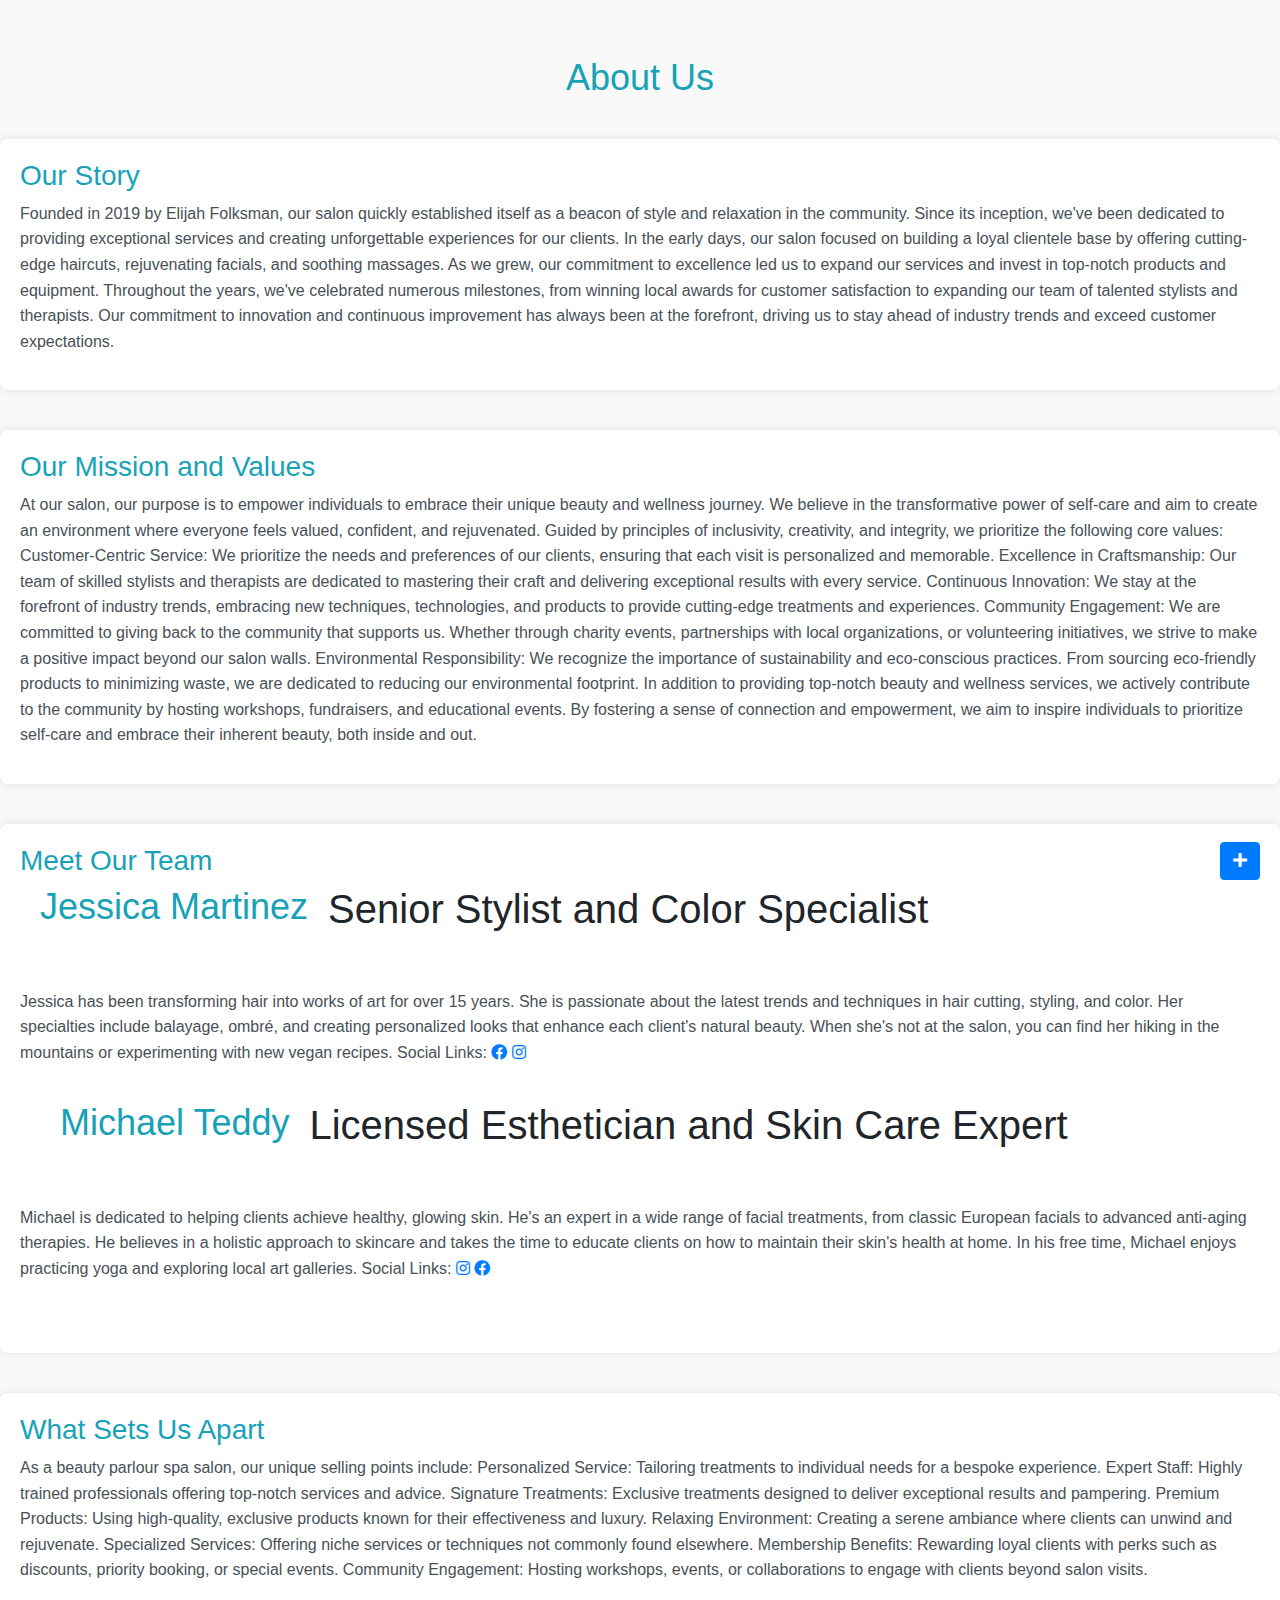
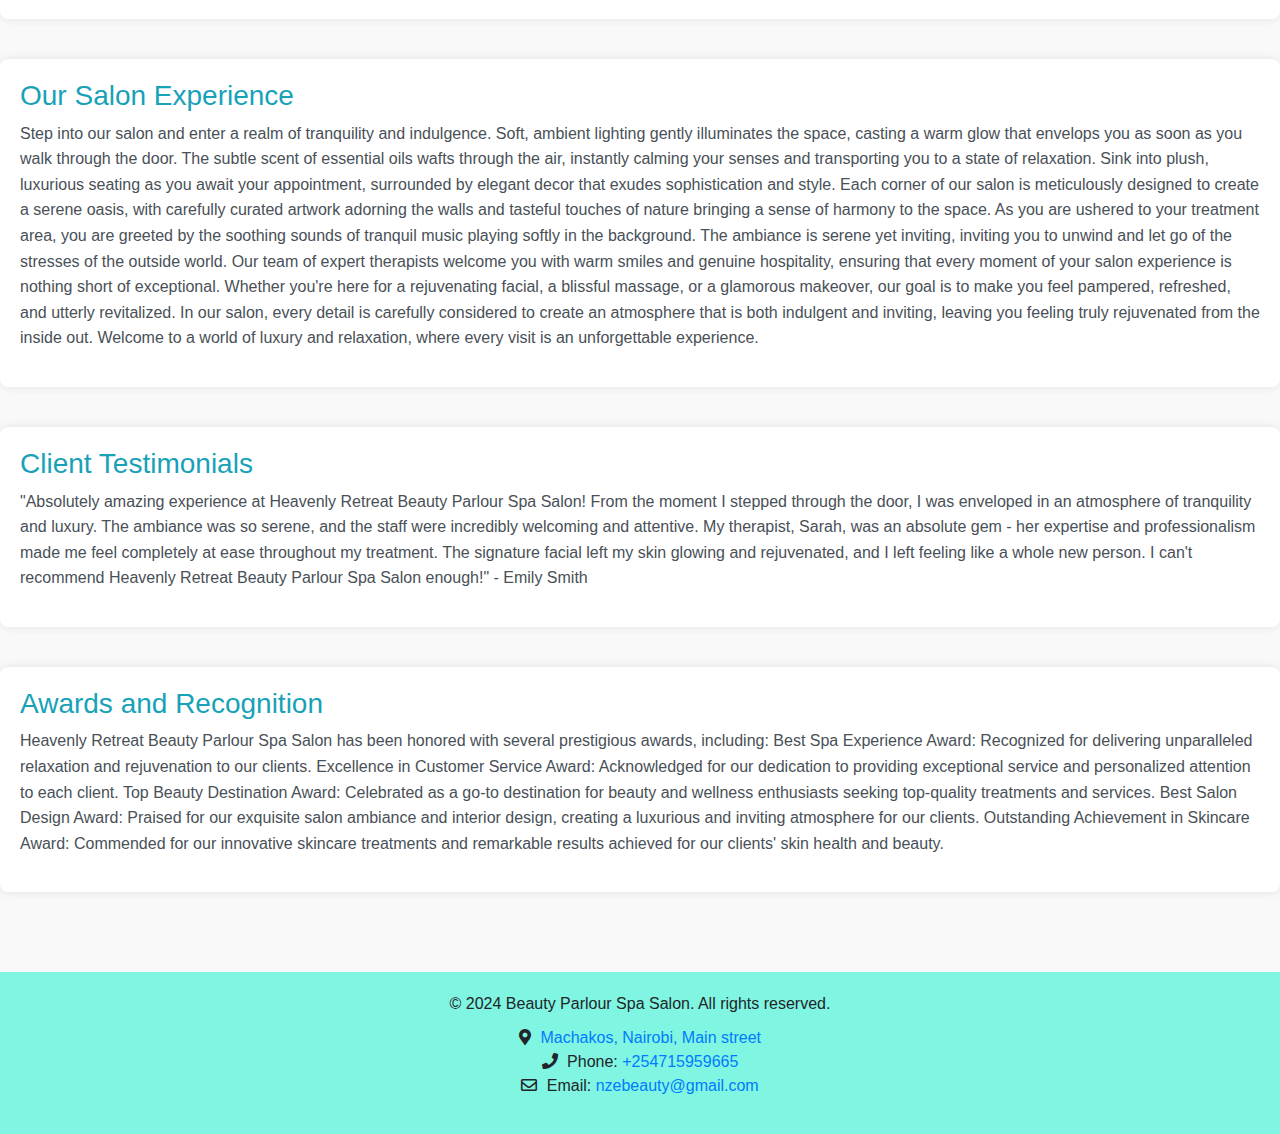
<file: booking_system/frontend/about.html>
<!DOCTYPE html>
<html lang="en">
<head>
  <meta charset="UTF-8">
  <link rel="shortcut icon" type="x-icon" href="Thespa.PNG">
  <meta name="viewport" content="width=device-width, initial-scale=1.0">
  <title>About us</title>
  <link rel="stylesheet" href="styles/styles.css">
  <link rel="stylesheet" href="https://fonts.googleapis.com/css?family=Sofia">
  <link rel="stylesheet" href="https://cdnjs.cloudflare.com/ajax/libs/font-awesome/6.4.0/css/all.min.css" crossorigin="anonymous" referrerpolicy="no-referrer" />
  <link rel="stylesheet" href="https://cdnjs.cloudflare.com/ajax/libs/font-awesome/5.15.4/css/all.min.css">
  <!-- <link rel="stylesheet" href="https://cdnjs.cloudflare.com/ajax/libs/font-awesome/6.0.0-beta3/css/all.min.css"/> -->
  <!-- Include Bootstrap CSS -->
  <link href="https://stackpath.bootstrapcdn.com/bootstrap/4.5.2/css/bootstrap.min.css" rel="stylesheet">
  <link href="https://cdn.jsdelivr.net/npm/bootstrap@5.3.0/dist/css/bootstrap.min.css" rel="stylesheet">
  <link href="https://maxcdn.bootstrapcdn.com/bootstrap/4.5.2/css/bootstrap.min.css" rel="stylesheet">
</head>
<body>
  <!-- ABOUT US START HERE -->
<section class="about-us section" id="about">
  <div class="about">
    <div id="about-us-content" class="content-section">
      <p><h2>About Us</h2></p>

      <div class="about-section">
        <h3>Our Story</h3>
        <p>
          Founded in 2019 by Elijah Folksman, our salon quickly established itself as a beacon of style and relaxation in the community. Since its inception, we've been dedicated to providing exceptional services and creating unforgettable experiences for our clients.

          In the early days, our salon focused on building a loyal clientele base by offering cutting-edge haircuts, rejuvenating facials, and soothing massages. As we grew, our commitment to excellence led us to expand our services and invest in top-notch products and equipment.
          
          Throughout the years, we've celebrated numerous milestones, from winning local awards for customer satisfaction to expanding our team of talented stylists and therapists. Our commitment to innovation and continuous improvement has always been at the forefront, driving us to stay ahead of industry trends and exceed customer expectations.
        </p>
      </div>

      <div class="about-section">
        <h3>Our Mission and Values</h3>
        <p>
          At our salon, our purpose is to empower individuals to embrace their unique beauty and wellness journey. We believe in the transformative power of self-care and aim to create an environment where everyone feels valued, confident, and rejuvenated.

Guided by principles of inclusivity, creativity, and integrity, we prioritize the following core values:

Customer-Centric Service: We prioritize the needs and preferences of our clients, ensuring that each visit is personalized and memorable.

Excellence in Craftsmanship: Our team of skilled stylists and therapists are dedicated to mastering their craft and delivering exceptional results with every service.

Continuous Innovation: We stay at the forefront of industry trends, embracing new techniques, technologies, and products to provide cutting-edge treatments and experiences.

Community Engagement: We are committed to giving back to the community that supports us. Whether through charity events, partnerships with local organizations, or volunteering initiatives, 
we strive to make a positive impact beyond our salon walls.

Environmental Responsibility: We recognize the importance of sustainability and eco-conscious practices. From sourcing eco-friendly products to minimizing waste, we are dedicated to reducing our 
environmental footprint.

In addition to providing top-notch beauty and wellness services, we actively contribute to the community by hosting workshops, fundraisers, and educational events. By fostering a sense of 
connection and empowerment, we aim to inspire individuals to prioritize self-care and embrace their inherent beauty, both inside and out.
        </p>
      </div>

      <div class="about-section">
        <h3>Meet Our Team</h3>
        <div class="team-members">
          <p>
            <h2> Jessica Martinez</h2>
            <h1> Senior Stylist and Color Specialist</h1>
            <p>Jessica has been transforming hair into works of art for over 15 years. 
            She is passionate about the latest trends and techniques in hair cutting, styling, 
            and color. Her specialties include balayage, ombré, and creating personalized looks 
            that enhance each client's natural beauty. When she's not at the salon, you can find 
            her hiking in the mountains or experimenting with new vegan recipes.

            Social Links: <a href="https://www.facebook.com/@jessicamartinez" target="_blank">
              <i class="fab fa-facebook"></i>  </a>
              <a href="https://www.instagram.com/@jessicamatinez" target="_blank">
                <i class="fab fa-instagram"></i>  </a> 
              </p>
            </p>
                <p>
                  <h2>Michael Teddy</h2>
                  <h1>Licensed Esthetician and Skin Care Expert</h1>
                  <p>Michael is dedicated to helping clients achieve healthy, glowing skin. He's an expert in a wide range of facial treatments, from classic European facials to advanced anti-aging therapies. He believes in a holistic approach to skincare and takes the time to educate clients on how to maintain their skin's health at home. In his free time, Michael enjoys practicing yoga and exploring local art galleries.

                    Social Links: <a href="https://www.instagram.com/@michaelteddy" target="_blank">
                      <i class="fab fa-instagram"></i>  </a> <a href="https://www.facebook.com/@michaelteddy" target="_blank">
                        <i class="fab fa-facebook"></i>  </a>
                      </p>
                </p>

          </div>
      </div>

      <div class="about-section">
        <h3>What Sets Us Apart</h3>
        <p>
          As a beauty parlour spa salon, our unique selling points include:

Personalized Service: Tailoring treatments to individual needs for a bespoke experience.
Expert Staff: Highly trained professionals offering top-notch services and advice.
Signature Treatments: Exclusive treatments designed to deliver exceptional results and pampering.
Premium Products: Using high-quality, exclusive products known for their effectiveness and luxury.
Relaxing Environment: Creating a serene ambiance where clients can unwind and rejuvenate.
Specialized Services: Offering niche services or techniques not commonly found elsewhere.
Membership Benefits: Rewarding loyal clients with perks such as discounts, priority booking, or special events.
Community Engagement: Hosting workshops, events, or collaborations to engage with clients beyond salon visits.

        </p>
      </div>

      <div class="about-section">
        <h3>Our Salon Experience</h3>
        <p>
          Step into our salon and enter a realm of tranquility and indulgence. Soft, ambient lighting gently illuminates the space, casting a warm glow that envelops you as soon as you walk through the door. The subtle scent of essential oils wafts through the air, instantly calming your senses and transporting you to a state of relaxation.

Sink into plush, luxurious seating as you await your appointment, surrounded by elegant decor that exudes sophistication and style. Each corner of our salon is meticulously designed to create a serene oasis, with carefully curated artwork adorning the walls and tasteful touches of nature bringing a sense of harmony to the space.

As you are ushered to your treatment area, you are greeted by the soothing sounds of tranquil music playing softly in the background. The ambiance is serene yet inviting, inviting you to unwind and let go of the stresses of the outside world.

Our team of expert therapists welcome you with warm smiles and genuine hospitality, ensuring that every moment of your salon experience is nothing short of exceptional. Whether you're here for a rejuvenating facial, a blissful massage, or a glamorous makeover, our goal is to make you feel pampered, refreshed, and utterly revitalized.

In our salon, every detail is carefully considered to create an atmosphere that is both indulgent and inviting, leaving you feeling truly rejuvenated from the inside out. Welcome to a world of luxury and relaxation, where every visit is an unforgettable experience.
        </p>
      </div>

      <div class="about-section">
        <h3>Client Testimonials</h3>
        <p>
          "Absolutely amazing experience at Heavenly Retreat Beauty Parlour Spa Salon! From the moment I stepped through the door,
           I was enveloped in an atmosphere of tranquility and luxury. The ambiance was so serene, and the staff were incredibly welcoming and attentive. 
           My therapist, Sarah, was an absolute gem - her expertise and professionalism made me feel completely at ease throughout my treatment. 
           The signature facial left my skin glowing and rejuvenated, and I left feeling like a whole new person. I can't recommend Heavenly Retreat Beauty Parlour 
           Spa Salon enough!" - Emily Smith
        </p>
        </div>

      <div class="about-section">
        <h3>Awards and Recognition</h3>
        <p>
          
Heavenly Retreat Beauty Parlour Spa Salon has been honored with several prestigious awards, including:

Best Spa Experience Award: Recognized for delivering unparalleled relaxation and rejuvenation to our clients.
Excellence in Customer Service Award: Acknowledged for our dedication to providing exceptional service and personalized attention to each client.
Top Beauty Destination Award: Celebrated as a go-to destination for beauty and wellness enthusiasts seeking top-quality treatments and services.
Best Salon Design Award: Praised for our exquisite salon ambiance and interior design, creating a luxurious and inviting atmosphere for our clients.
Outstanding Achievement in Skincare Award: Commended for our innovative skincare treatments and remarkable results achieved for our clients' skin health and beauty.
        </p>
      </div>
    </div>
  </div>
</section>

<div class="floating-contact" id="socialLinks">
    <button id="toggleButton" class="social-button btn btn-primary">
        <i class="fas fa-plus"></i> </button>
  
    <div id="socialIcons" class="social-icons">
        <a href="https://wa.me/+254715959665" class="whatsapp" target="_blank"><i class="fab fa-whatsapp"></i></a>
        <a href="https://x.com/@beautyparlour" class="twitter" target="_blank"><i class="fab fa-twitter"></i></a>
        <a href="https://www.facebook.com/@beautyparlour" class="facebook" target="_blank"><i class="fab fa-facebook-f"></i></a>
        <a href="https://www.youtube.com/@beautyparlour" class="youtube" target="_blank"><i class="fab fa-youtube"></i></a>
        <a href="https://www.tiktok.com/@beautyparlour" class="tiktok" target="_blank"><i class="fab fa-tiktok"></i></a>
    </div>
  </div>

  <footer class="footer">
    <p>&copy; 2024 Beauty Parlour Spa Salon. All rights reserved.</p>
    <address>
        <i class="fas fa-map-marker-alt"></i>  <a href="Machakos, Nairobi, Main street">Machakos, Nairobi, Main street</a><br>
        <i class="fas fa-phone"></i> Phone:  <a href="tel:+254715959665">+254715959665</a><br>
        <i class="far fa-envelope"></i> Email: <a href="mailto:nzebeauty@gmail.com">nzebeauty@gmail.com</a>
    </address>
  </footer>

<script src="https://code.jquery.com/jquery-3.5.1.slim.min.js"></script>
<script src="https://cdn.jsdelivr.net/npm/@popperjs/core@2.9.2/dist/umd/popper.min.js"></script>
<script src="https://cdn.jsdelivr.net/npm/bootstrap@5.3.0/dist/js/bootstrap.bundle.min.js"></script>
<script src="https://stackpath.bootstrapcdn.com/bootstrap/4.5.2/js/bootstrap.min.js"></script>
</body>
</html>
</file>
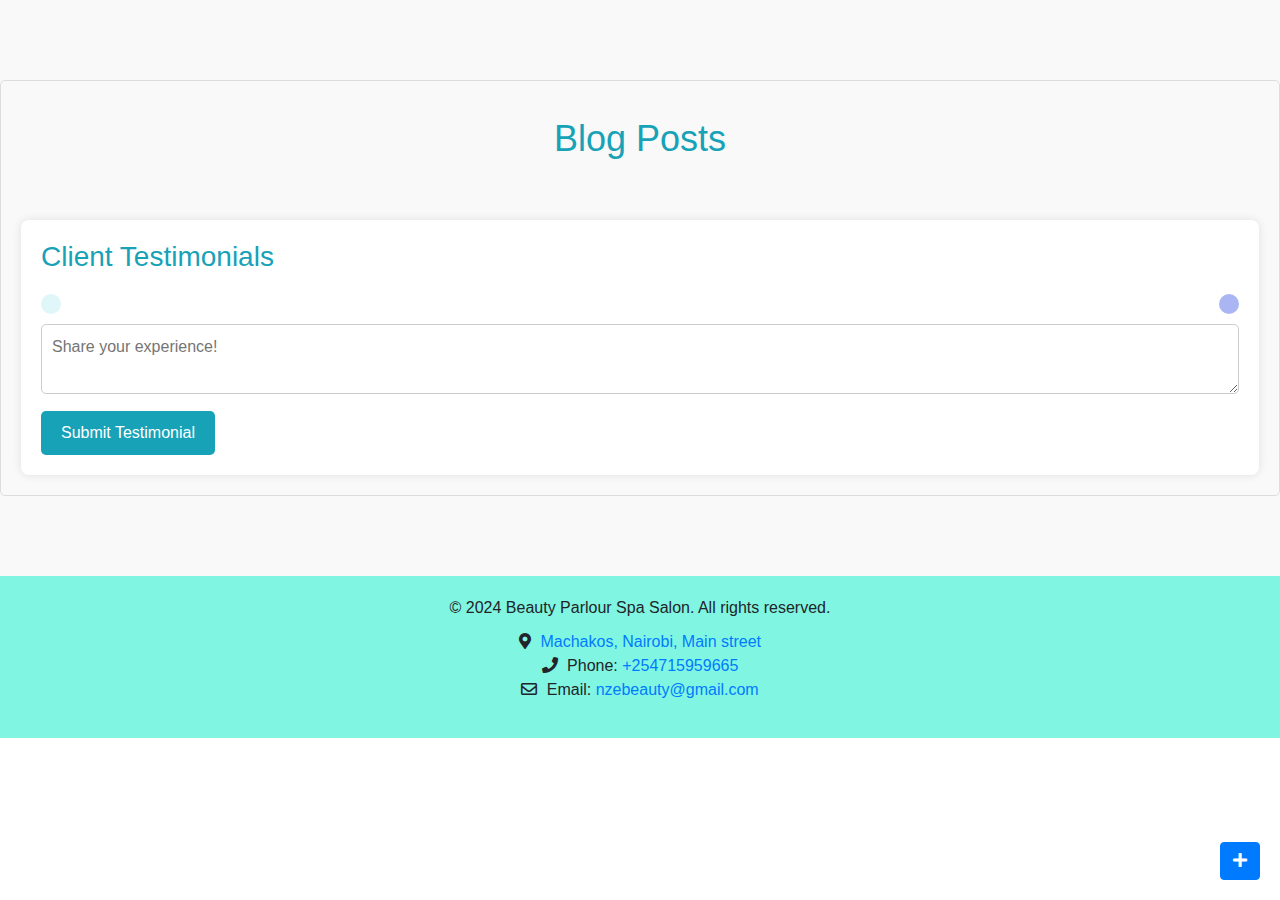
<file: booking_system/frontend/Blogpost.html>
<!DOCTYPE html>
<html lang="en">
<head>
    <meta charset="UTF-8">
    <link rel="shortcut icon" type="x-icon" href="Thespa.PNG">
    <meta name="viewport" content="width=device-width, initial-scale=1.0">
    <title>Blog Posts</title>
    <link rel="stylesheet" href="styles/styles.css">
    <link rel="stylesheet" href="https://fonts.googleapis.com/css?family=Sofia">
    <link rel="stylesheet" href="https://cdnjs.cloudflare.com/ajax/libs/font-awesome/6.4.0/css/all.min.css" crossorigin="anonymous" referrerpolicy="no-referrer" />
    <link rel="stylesheet" href="https://cdnjs.cloudflare.com/ajax/libs/font-awesome/5.15.4/css/all.min.css">
    <!-- <link rel="stylesheet" href="https://cdnjs.cloudflare.com/ajax/libs/font-awesome/6.0.0-beta3/css/all.min.css"/> -->
    <!-- Include Bootstrap CSS -->
    <link href="https://stackpath.bootstrapcdn.com/bootstrap/4.5.2/css/bootstrap.min.css" rel="stylesheet">
    <link href="https://cdn.jsdelivr.net/npm/bootstrap@5.3.0/dist/css/bootstrap.min.css" rel="stylesheet">
    <link href="https://maxcdn.bootstrapcdn.com/bootstrap/4.5.2/css/bootstrap.min.css" rel="stylesheet">
</head>
<body>
    <!-- BLOG START HERE -->
    <section class="blog section" id="blog">
        <div class="blog">
          <div id="blog-content" class="content-section">
            <p class="color-cycling"><h2>Blog Posts</h2></p>
      
            <div class="blog-posts row">
              <div class="post-content"></div>
              </div>
            <div class="testimonials">
              <h3>Client Testimonials</h3>
              <div class="timeline">
                <div class="testimonial-container">
                  <div class="message user-message"></div>
                  <div class="message client-message"></div>
                  </div>          
                </div>
              <div class="add-testimonial">
                <textarea id="new-testimonial" placeholder="Share your experience!"></textarea>
                <button id="submit-testimonial">Submit Testimonial</button>
              </div>
            </div>
          </div>
        </div>
      </section>

  
<div class="floating-contact" id="socialLinks">
    <button id="toggleButton" class="social-button btn btn-primary">
        <i class="fas fa-plus"></i> </button>
  
    <div id="socialIcons" class="social-icons">
        <a href="https://wa.me/+254715959665" class="whatsapp" target="_blank"><i class="fab fa-whatsapp"></i></a>
        <a href="https://x.com/@beautyparlour" class="twitter" target="_blank"><i class="fab fa-twitter"></i></a>
        <a href="https://www.facebook.com/@beautyparlour" class="facebook" target="_blank"><i class="fab fa-facebook-f"></i></a>
        <a href="https://www.youtube.com/@beautyparlour" class="youtube" target="_blank"><i class="fab fa-youtube"></i></a>
        <a href="https://www.tiktok.com/@beautyparlour" class="tiktok" target="_blank"><i class="fab fa-tiktok"></i></a>
    </div>
  </div>

  <footer class="footer">
    <p>&copy; 2024 Beauty Parlour Spa Salon. All rights reserved.</p>
    <address>
        <i class="fas fa-map-marker-alt"></i>  <a href="Machakos, Nairobi, Main street">Machakos, Nairobi, Main street</a><br>
        <i class="fas fa-phone"></i> Phone:  <a href="tel:+254715959665">+254715959665</a><br>
        <i class="far fa-envelope"></i> Email: <a href="mailto:nzebeauty@gmail.com">nzebeauty@gmail.com</a>
    </address>
  </footer>

<script src="https://code.jquery.com/jquery-3.5.1.slim.min.js"></script>
<script src="https://cdn.jsdelivr.net/npm/@popperjs/core@2.9.2/dist/umd/popper.min.js"></script>
<script src="https://cdn.jsdelivr.net/npm/bootstrap@5.3.0/dist/js/bootstrap.bundle.min.js"></script>
<script src="https://stackpath.bootstrapcdn.com/bootstrap/4.5.2/js/bootstrap.min.js"></script>

</body>
</html>
</file>
<file: booking_system/frontend/styles/styles.css>
body {
    font-family: 'Classic', serif + sans-serif; /* Choose a font that fits your brand */
    margin: 0;
    position: relative;
    -webkit-user-select: none; /* Safari */
    -moz-user-select: none;    /* Firefox */
    -ms-user-select: none;     /* Internet Explorer/Edge */
    user-select: none;         /* Non-prefixed version, currently supported by Chrome, Edge, Opera, and Firefox */
}
.navbar {
    background-color: #f8f9fa; /* Light background */
    transition: all 0.4s;
}
.navbar.scrolled {
    background-color: lightpink !important;
}
.navbar-brand {
    color: blue; /* Blue color for the brand */
}
.navbar-nav .nav-item .nav-link {
    color: green; /* Green color for nav links */
}
.navbar-nav .nav-item .nav-link:hover {
    color: red; /* Red color on hover */
}

.countdown {
    text-transform: uppercase;
    font-size: 2rem;
    font-weight: bold;
    border-radius: 25%;
}
/* Countdown Container */
.countdown-container {
    background-color: rgb(243, 227, 134); /* Set background to pink */
}

/* Individual Countdown Numbers */
.countdown > div {
    display: inline-block; /* Arrange numbers in a row */
    padding: 15px;        /* Add padding around numbers */
    margin: 5px;          /* Add space between numbers */
    border-radius: 5px;   /* Rounded corners for boxes */
    font-size: 24px;      /* Adjust font size as needed */
}

/* Customize Colors (Example) */
.countdown > div:nth-child(1) { background-color: lightblue; } /* Days */
.countdown > div:nth-child(2) { background-color: lightgreen; } /* Hours */
.countdown > div:nth-child(3) { background-color: orange; }    /* Minutes */
.countdown > div:nth-child(4) { background-color: purple; }   /* Seconds */

/* .rounded {
    margin-bottom: 20px; 
    padding-bottom: 20px;
    box-sizing: border-box; 
} */

/* .loading-indicator {
    position: fixed;
    top: 50%;
    left: 50%;
    transform: translate(-50%, -50%);
    font-size: 24px;
    animation: rotate 1s infinite linear;
}

@keyframes rotate {
    from {
        transform: translate(-50%, -50%) rotate(0deg);
    }
    to {
        transform: translate(-50%, -50%) rotate(360deg);
    }
} */

.signature-facial {
    background-color: #f9f9f9;
    padding-top: 50px;
    border-radius: 8px;
    box-shadow: 0 0 10px rgba(0, 0, 0, 0.1);
    margin-bottom: 40px;
}
.signature-facial img {
    border-radius: 8px;
}
.signature-facial h3 {
    color: #17a2b8;
}
/* Example styling */
#signatureFacialModal .modal-content {
    border-radius: 10px; /* Add rounded corners */
    box-shadow: 0 5px 15px rgba(0,0,0,.2); /* Add a subtle shadow */
  }
  
.testimonials {
    background-color: #fff;
    padding: 40px 20px;
    border-radius: 8px;
    box-shadow: 0 0 10px rgba(0, 0, 0, 0.1);
    margin-top: 40px;
}
.testimonials h2 {
    text-align: center;
    color: #343a40;
    margin-bottom: 30px;
}
.testimonial {
    text-align: center;
    padding: 20px;
}
.testimonial p {
    font-style: italic;
    color: #495057;
}
.testimonial img {
    width: 100px;
    height: 100px;
    border-radius: 50%;
    object-fit: cover;
    margin-top: 10px;
}
/* General Styles */
.services-section {
    background-color: whitesmoke; /* Light background for contrast */
}
.container {
    display: grid;
    grid-template-columns: repeat(auto-fit, minmax(250px, 1fr)); /* Responsive columns */
    gap: 20px; /* Adjust as needed */
  }
  
  .service-category {
    border: 1px solid #201e02; 
    padding: 25px;
    border-radius: 8px;  
    box-shadow: 0 2px 5px rgba(0, 0, 0, 0.1); 
    transition: transform 0.3s ease, box-shadow 0.3s ease; 
  }
  
  .service-category:hover {
    transform: translateY(-5px); 
    box-shadow: 0 4px 8px rgba(0, 0, 0, 0.15);
  }
  
  .service-category h3 {
    color: #343a40; /* Darker heading */
    margin-bottom: 15px;
  }
  
  .service-category ul {
    padding-left: 20px; 
    list-style: none; /* Remove default bullets */
  }
  
  .service-category li {
    margin-bottom: 8px;
  }
  
  /* Icon Styles */
  .service-category h3 i {
    margin-right: 10px; 
    color: #007bff; /* Blue icon color */
  }
  

.pricing {
    background-color: #f9f9f9;
    padding: 60px 20px;
}
.pricing h2 {
    text-align: center;
    font-size: 2.5em;
    color: #343a40;
    margin-bottom: 40px;
}
.pricing-factor {
    background-color: #ffffff;
    border-radius: 8px;
    box-shadow: 0 0 10px rgba(0, 0, 0, 0.1);
    padding: 20px;
    margin-bottom: 20px;
}
.pricing-factor h3 {
    font-size: 1.5em;
    color: #17a2b8;
    margin-bottom: 15px;
}
.pricing-factor ul {
    list-style-type: none;
    padding: 0;
}
.pricing-factor ul li {
    background: #e9ecef;
    padding: 10px;
    border-radius: 4px;
    margin-bottom: 10px;
    color: #495057;
}
.pricing-factor ul li:hover {
    background: #17a2b8;
    color: white;
    transition: background 0.3s, color 0.3s;
}
.pricing-factor p {
    color: #495057;
}

.profit-margin {
    font-size: 24px;
    font-weight: bold;
  }

.heading{
    text-decoration: #17a2b8;
    text-align: center;
}

.about-us {
    padding: 40px 0;
    background-color: #f9f9f9;
}
.about-us h2, .about-us h3 {
    color: #17a2b8;
}
.about-us h2 {
    text-align: center;
    margin-bottom: 40px;
    font-size: 36px;
}
.about-us .about-section {
    margin-bottom: 40px;
    padding: 20px;
    background-color: #fff;
    border-radius: 8px;
    box-shadow: 0 0 10px rgba(0, 0, 0, 0.1);
}
.about-us .about-section p {
    color: #495057;
    line-height: 1.6;
}
.about-us .team-members {
    display: flex;
    flex-wrap: wrap;
    gap: 20px;
}
.about-us .team-members .team-member {
    flex: 1 1 calc(33.333% - 20px);
    background-color: #fff;
    padding: 20px;
    border-radius: 8px;
    box-shadow: 0 0 10px rgba(0, 0, 0, 0.1);
    text-align: center;
}
.about-us .team-members .team-member img {
    border-radius: 50%;
    width: 100px;
    height: 100px;
    object-fit: cover;
    margin-bottom: 10px;
}

.contact {
    padding: 40px 0;
    background-color: #f9f9f9;
}
.contact h2 {
    text-align: center;
    margin-bottom: 40px;
    color: #17a2b8;
    font-size: 36px;
}
.contact-info {
    background-color: #fff;
    padding: 20px;
    border-radius: 8px;
    box-shadow: 0 0 10px rgba(0, 0, 0, 0.1);
}
.contact-info p {
    display: flex;
    align-items: center;
    color: #495057;
    line-height: 1.6;
    font-size: 18px;
}
.contact-info p i {
    margin-right: 10px;
    color: #17a2b8;
}
.map {
    margin-top: 20px;
    text-align: center;
}
.map iframe {
    border: 0;
    width: 100%;
    height: 450px;
    border-radius: 8px;
}

.blog {
    padding: 40px 0;
    background-color: #f9f9f9;
}
.blog h2 {
    text-align: center;
    margin-bottom: 40px;
    color: #17a2b8;
    font-size: 36px;
}
#blog-content.content-section {
    border: 1px solid #ddd;
    padding: 20px;
    border-radius: 5px;
  }
.testimonials {
    background-color: #fff;
    padding: 20px;
    border-radius: 8px;
    box-shadow: 0 0 10px rgba(0, 0, 0, 0.1);
    margin-top: 20px;
}
.testimonials h3 {
    margin-bottom: 20px;
    color: #17a2b8;
}
.add-testimonial textarea {
    width: 100%;
    padding: 10px;
    margin-bottom: 10px;
    border: 1px solid #ccc;
    border-radius: 5px;
}
.add-testimonial button {
    background-color: #17a2b8;
    color: #fff;
    border: none;
    padding: 10px 20px;
    cursor: pointer;
    border-radius: 5px;
}
.add-testimonial button:hover {
    background-color: #138496;
}
.message {
    padding: 10px;
    border-radius: 15px;
    margin-bottom: 10px;
    max-width: 70%;
}
.user-message {
    background-color: #e0f7fa; /* Light blue */
    float: left;
} 
.client-message {
    background-color: #aab5f3; /* Light purple */
    float: right;
}
.floating-contact {
    position: fixed;
    bottom: 20px;
    right: 20px;
}

#toggleButton {
    position: relative;
    z-index: 10;  /* Ensure the button stays on top */
}

#socialIcons {
    display: none;
    position: absolute;
    top: 50%;
    right: 100%;  /* Position to the right of the button */
    transform: translateY(-50%);
}

.social-icons a {
    display: inline-block;
    margin-right: 10px;  /* Adjust spacing between icons */
    background-color: white;
    color: #3f1407;
    width: 40px;            /* Adjust size as needed */
    height: 40px;           /* Adjust size as needed */
    text-align: center;
    line-height: 40px;      /* Center the icon vertically */
    transition: opacity 0.3s ease, transform 0.3s ease;
    opacity: 0;
    border-radius: 50%;
}
/* Show icons when button is active */
#toggleButton:focus + .social-icons,
#socialLinks:hover .social-icons {
    display: inline-block; 
}


#toggleButton:focus + .social-icons a,
#socialLinks:hover .social-icons a {
    opacity: 1;
    transform: translate(0, 0);
}
footer {
    background-color: #80f5e1;
    padding: 20px;
    text-align: center;
}
footer p {
    margin-bottom: 10px;
}
footer address {
    font-style: normal;
}
footer address a {
    color: #007bff;
    text-decoration: none;
    transition: color 0.3s ease;
}
footer address a:hover {
    color: #0056b3;
}
footer address i {
    margin-right: 5px;
}
</file>
